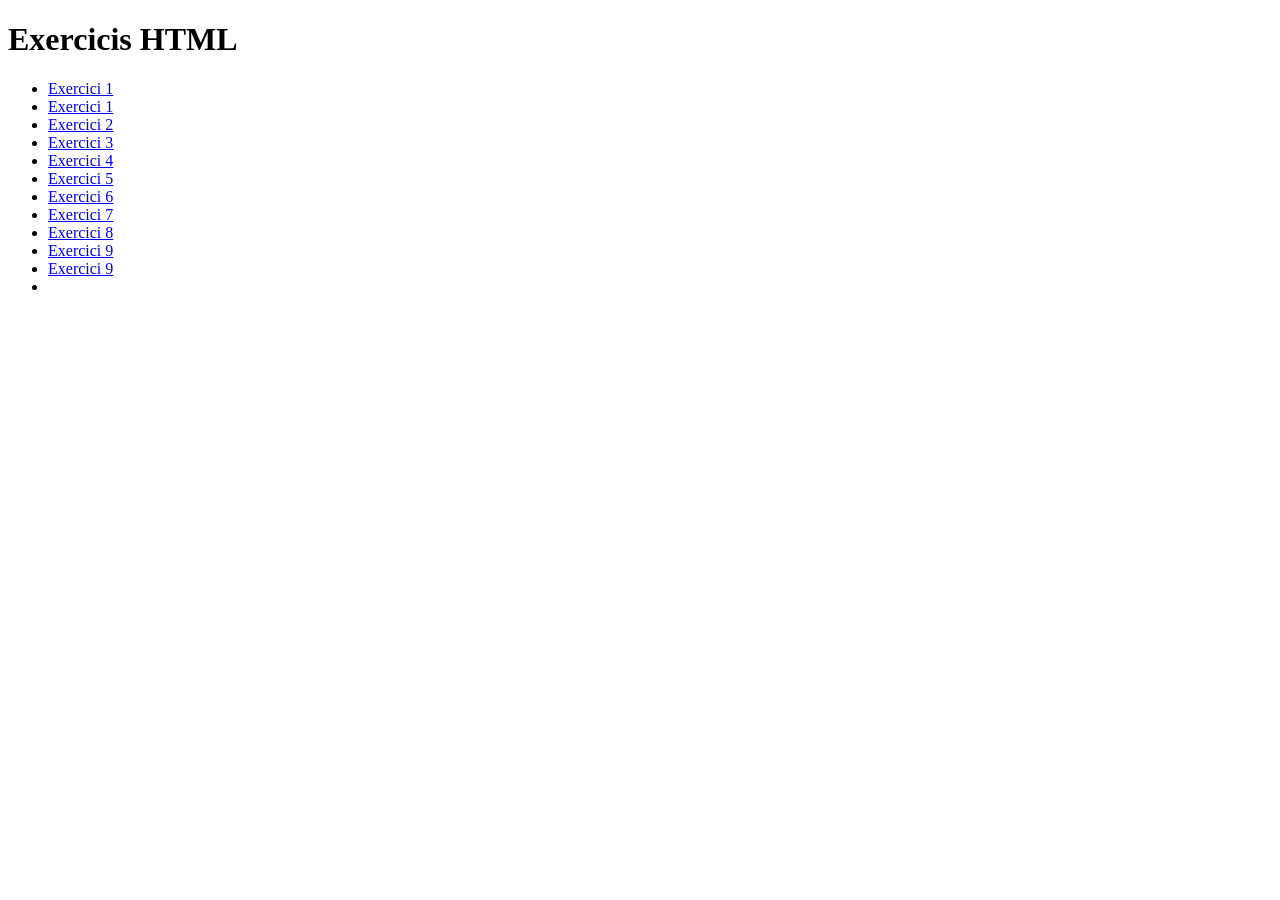
<file: index.html>
<!DOCTYPE html>
<html lang="ca">

<head>
    <meta charset="UTF-8">
    <meta name="viewport" content="width=device-width, initial-scale=1.0">
    <title>Exercicis HTML</title>

    <link rel="stylesheet" href="/css/main.css">
</head>

<body>

    <h1>Exercicis HTML</h1>

    <ul>
        <li><a href="html/horariDAM1.html">Exercici 1</a></li>
        <li><a href="html/exercici1.html">Exercici 1</a></li>
        <li><a href="html/exercici2.html">Exercici 2</a></li>
        <li><a href="html/exercici3.html">Exercici 3</a></li>
        <li><a href="html/exercici4.html">Exercici 4</a></li>
        <li><a href="html/exercici5.html">Exercici 5</a></li>
        <li><a href="html/exercici6.html">Exercici 6</a></li>
        <li><a href="html/exercici7.html">Exercici 7</a></li>
        <li><a href="html/exercici8-index.html">Exercici 8</a></li>
        <li><a href="html/exercici9.html">Exercici 9</a></li>
        <li><a href="html/Exercici10-Exercici-Selectors-CSS.html">Exercici 9</a></li>
        <li><a href="html/Exercici11-exercici-Flexbox.html"></a></li>
    </ul>

</body>

</html>
</file>
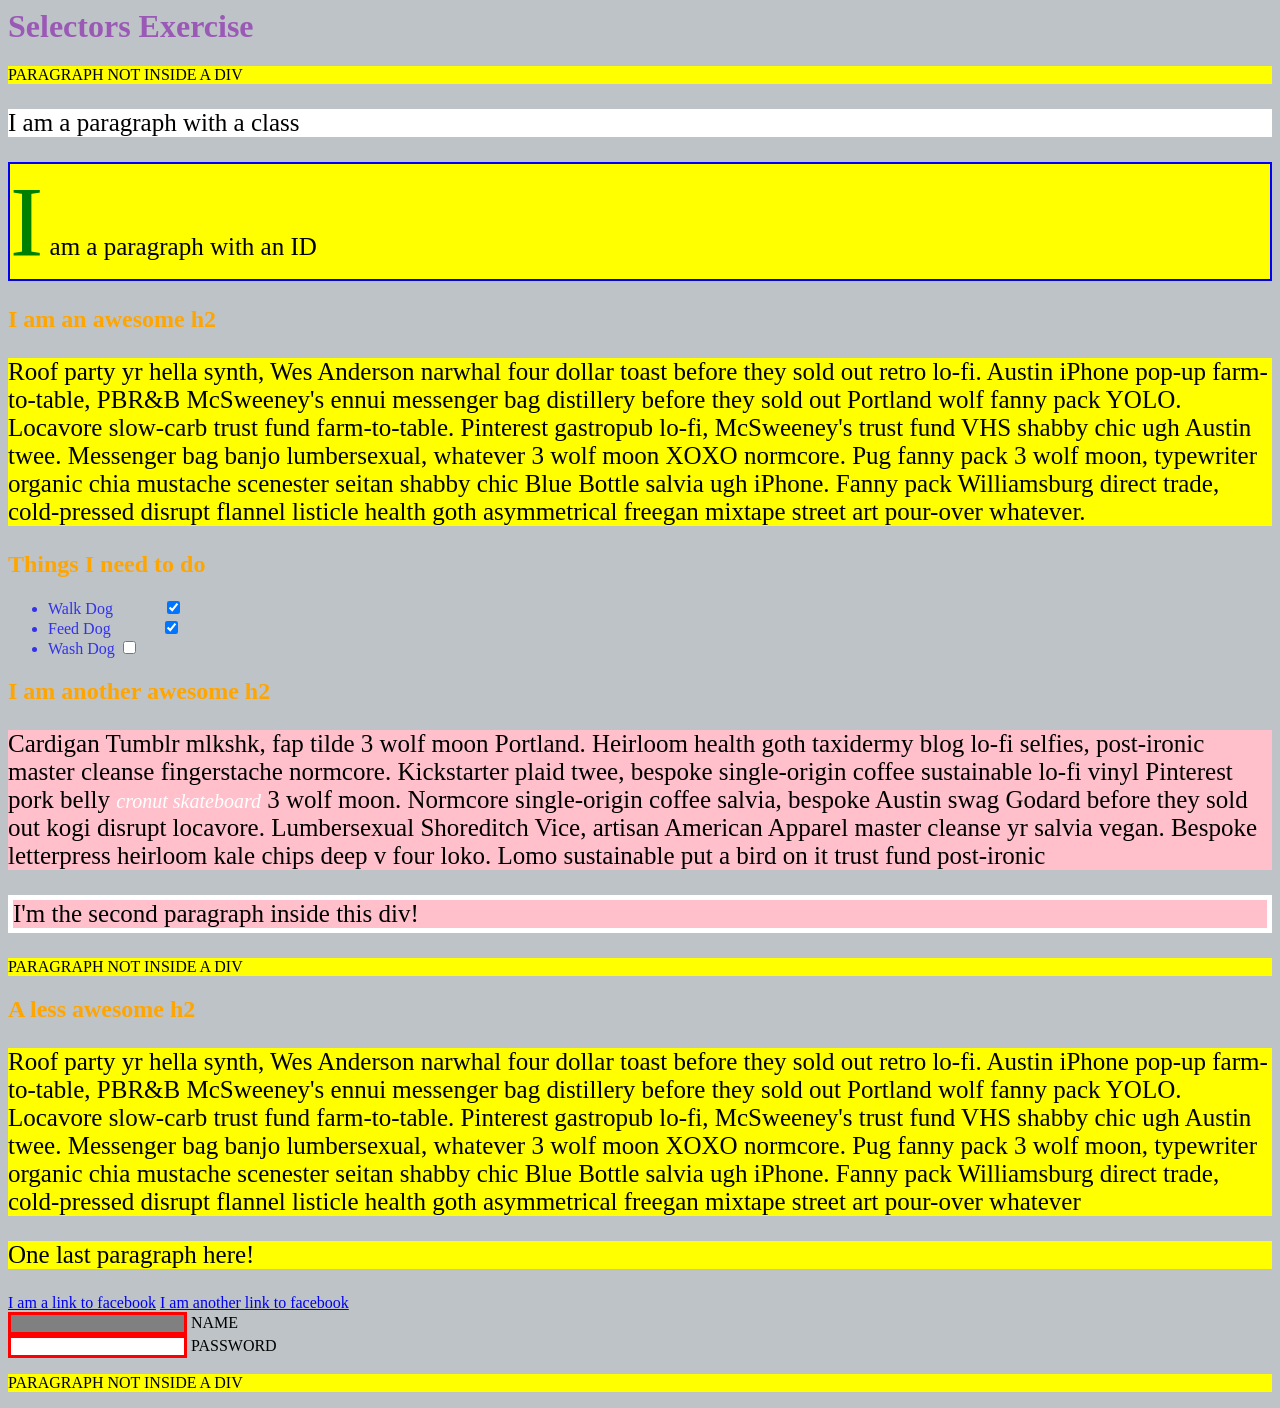
<file: html/Exercici10-Exercici-Selectors-CSS.html>
<html>

<head>
    <meta charset="UTF-8">
    <title>Selectors Exercise</title>
    <link rel="stylesheet" type="text/css" href="/css/Exercici-Selectors-CSS.css">
</head>

<body>
    <h1>Selectors Exercise</h1>

    <p>PARAGRAPH NOT INSIDE A DIV</p>

    <div>
        <p class="hello">I am a paragraph with a class</p>
        <p id="special">I am a paragraph with an ID</p>

        <h2>I am an awesome h2</h2>


        <p>Roof party yr hella synth, Wes Anderson narwhal four dollar toast before they sold out retro lo-fi. Austin
            iPhone pop-up farm-to-table, PBR&B McSweeney's ennui messenger bag distillery before they sold out Portland
            wolf fanny pack YOLO. Locavore slow-carb trust fund farm-to-table. Pinterest gastropub lo-fi, McSweeney's
            trust fund VHS shabby chic ugh Austin twee. Messenger bag banjo lumbersexual, whatever 3 wolf moon XOXO
            normcore. Pug fanny pack 3 wolf moon, typewriter organic chia mustache scenester seitan shabby chic Blue
            Bottle salvia ugh iPhone. Fanny pack Williamsburg direct trade, cold-pressed disrupt flannel listicle health
            goth asymmetrical freegan mixtape street art pour-over whatever.</p>

    </div>

    <div>
        <h2>Things I need to do</h2>

        <ul>
            <li>Walk Dog <input type="checkbox" checked> </li>
            <li>Feed Dog <input type="checkbox" checked> </li>
            <li>Wash Dog <input type="checkbox"></li>
        </ul>
    </div>

    <div>
        <h2>I am another awesome h2</h2>

        <p>Cardigan Tumblr mlkshk, fap tilde 3 wolf moon Portland. Heirloom health goth taxidermy blog lo-fi selfies,
            post-ironic master cleanse fingerstache normcore. Kickstarter plaid twee, bespoke single-origin coffee
            sustainable lo-fi vinyl Pinterest pork belly <em>cronut skateboard</em> 3 wolf moon. Normcore single-origin
            coffee salvia, bespoke Austin swag Godard before they sold out kogi disrupt locavore. Lumbersexual
            Shoreditch Vice, artisan American Apparel master cleanse yr salvia vegan. Bespoke letterpress heirloom kale
            chips deep v four loko. Lomo sustainable put a bird on it trust fund post-ironic</p>

        <p>I'm the second paragraph inside this div!</p>
    </div>

    <p>PARAGRAPH NOT INSIDE A DIV</p>


    <div>
        <h2>A less awesome h2</h2>

        <p>Roof party yr hella synth, Wes Anderson narwhal four dollar toast before they sold out retro lo-fi. Austin
            iPhone pop-up farm-to-table, PBR&B McSweeney's ennui messenger bag distillery before they sold out Portland
            wolf fanny pack YOLO. Locavore slow-carb trust fund farm-to-table. Pinterest gastropub lo-fi, McSweeney's
            trust fund VHS shabby chic ugh Austin twee. Messenger bag banjo lumbersexual, whatever 3 wolf moon XOXO
            normcore. Pug fanny pack 3 wolf moon, typewriter organic chia mustache scenester seitan shabby chic Blue
            Bottle salvia ugh iPhone. Fanny pack Williamsburg direct trade, cold-pressed disrupt flannel listicle health
            goth asymmetrical freegan mixtape street art pour-over whatever</p>

        <p>One last paragraph here!</p>

        <a href="https://www.facebook.com">I am a link to facebook</a>
        <a href="https://www.facebook.com">I am another link to facebook</a>
        <br>

        <input type="text" name="name" /><label> Name</label><br />
        <input type="password" name="password" /><label> Password</label><br />

    </div>

    <p>PARAGRAPH NOT INSIDE A DIV</p>

</body>

</html>
</file>
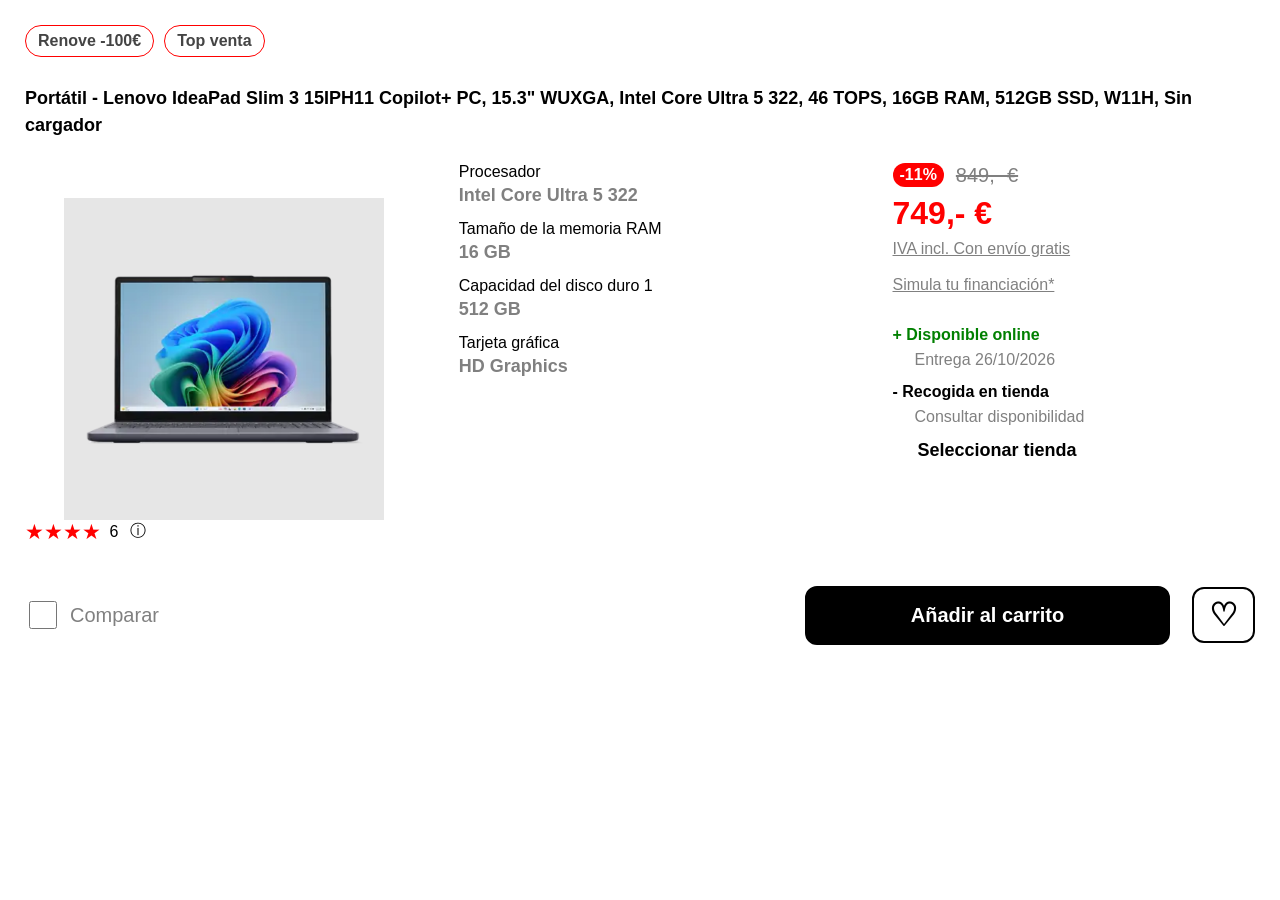
<file: html/Exercici11-exercici-Flexbox.html>
<!DOCTYPE html>
<html lang="es">

<head>
    <meta charset="UTF-8">
    <meta name="viewport" content="width=device-width, initial-scale=1.0">
    <title>Portátil Lenovo</title>
    <link rel="stylesheet" href="/css/Exercici11-exercici-Flexbox.css">
</head>

<body>

    <div class="producto">

        <div class="etiquetas">
            <span>Renove -100€</span>
            <span>Top venta</span>
        </div>

        <h1>
            Portátil - Lenovo IdeaPad Slim 3 15IPH11 Copilot+ PC,
            15.3" WUXGA, Intel Core Ultra 5 322, 46 TOPS,
            16GB RAM, 512GB SSD, W11H, Sin cargador
        </h1>

        <div class="contenido">

            <div class="columna-imagen">
                <img src="/img/portatil.png" alt="Portátil Lenovo">

                <div class="valoracion">
                    <span>★ ★ ★ ★ </span>
                    <span>6</span>
                    <span>ⓘ</span>
                </div>
            </div>

            <div class="caracteristicas">
                <div>
                    <p>Procesador</p>
                    <strong>Intel Core Ultra 5 322</strong>
                </div>

                <div>
                    <p>Tamaño de la memoria RAM</p>
                    <strong>16 GB</strong>
                </div>

                <div>
                    <p>Capacidad del disco duro 1</p>
                    <strong>512 GB</strong>
                </div>

                <div>
                    <p>Tarjeta gráfica</p>
                    <strong>HD Graphics</strong>
                </div>
            </div>

            <div class="precio">

                <div class="descuento">
                    <span>-11%</span>
                    <del>849,- €</del>
                </div>

                <h2>749,- €</h2>

                <p><u>IVA incl. Con envío gratis</u></p>

                <p class="financiacion">
                    <u>Simula tu financiación*</u>
                </p>

                <div class="disponibilidad">
                    <strong class="verde">
                        + Disponible online
                    </strong>

                    <p>Entrega 26/10/2026</p>

                    <strong>
                        - Recogida en tienda
                    </strong>

                    <p>Consultar disponibilidad</p>

                    <strong class="seleccionar">
                        Seleccionar tienda
                    </strong>
                </div>

            </div>
        </div>

        <div class="acciones">

            <label class="comparar">
                <input type="checkbox">
                Comparar
            </label>

            <div class="botones">
                <button class="carrito">
                    Añadir al carrito
                </button>

                <button class="favorito">
                    ♡
                </button>
            </div>

        </div>

    </div>

</body>

</html>
</file>
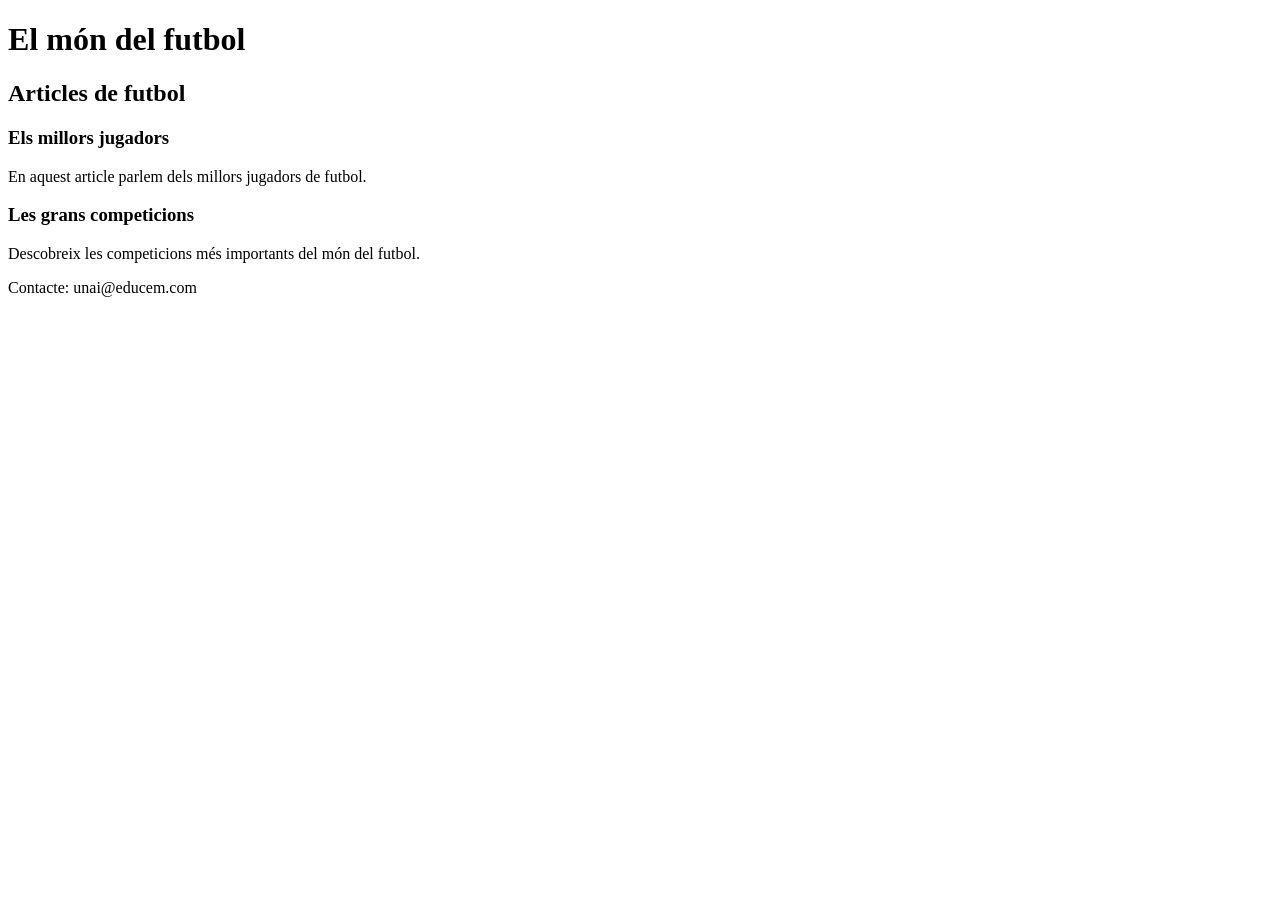
<file: html/exercici2.html>
<!DOCTYPE html>

<html>

<head>
    <meta charset="utf-8">
    <meta http-equiv="X-UA-Compatible" content="IE=edge">
    <title>El món del futbol</title>
    <meta name="description" content="">
    <meta name="viewport" content="width=device-width, initial-scale=1">
    <link rel="stylesheet" href="">
</head>

<body>

    <header>
        <h1>El món del futbol</h1>
    </header>

    <main>
        <section>
            <h2>Articles de futbol</h2>

            <article>
                <h3>Els millors jugadors</h3>
                <p>En aquest article parlem dels millors jugadors de futbol.</p>
            </article>

            <article>
                <h3>Les grans competicions</h3>
                <p>Descobreix les competicions més importants del món del futbol.</p>
            </article>
        </section>
    </main>

    <footer>
        <p>Contacte: unai@educem.com</p>
    </footer>

</body>

</html>
</file>
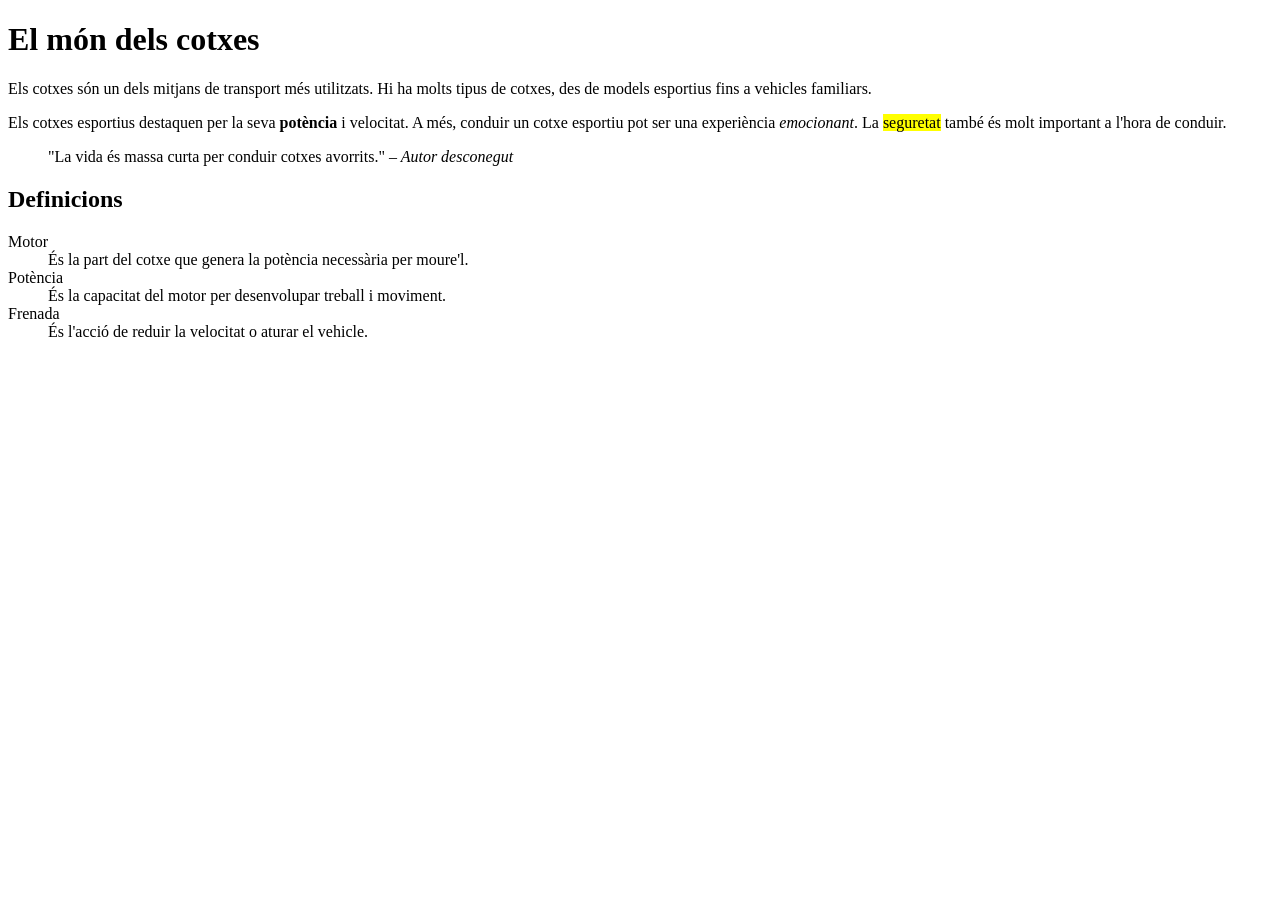
<file: html/exercici3.html>
<!DOCTYPE html>

<html>

<head>
    <meta charset="utf-8">
    <meta http-equiv="X-UA-Compatible" content="IE=edge">
    <title>El món dels cotxes</title>
    <meta name="description" content="">
    <meta name="viewport" content="width=device-width, initial-scale=1">
    <link rel="stylesheet" href="">
</head>

<body>

    <h1>El món dels cotxes</h1>

    <p>
        Els cotxes són un dels mitjans de transport més utilitzats.
        Hi ha molts tipus de cotxes, des de models esportius fins a vehicles familiars.
    </p>

    <p>
        Els cotxes esportius destaquen per la seva <strong>potència</strong> i velocitat.
        A més, conduir un cotxe esportiu pot ser una experiència <em>emocionant</em>.
        La <mark>seguretat</mark> també és molt important a l'hora de conduir.
    </p>

    <blockquote>
        "La vida és massa curta per conduir cotxes avorrits."
        <cite>– Autor desconegut</cite>
    </blockquote>

    <h2>Definicions</h2>

    <dl>
        <dt>Motor</dt>
        <dd>És la part del cotxe que genera la potència necessària per moure'l.</dd>

        <dt>Potència</dt>
        <dd>És la capacitat del motor per desenvolupar treball i moviment.</dd>

        <dt>Frenada</dt>
        <dd>És l'acció de reduir la velocitat o aturar el vehicle.</dd>
    </dl>

</body>

</html>
</file>
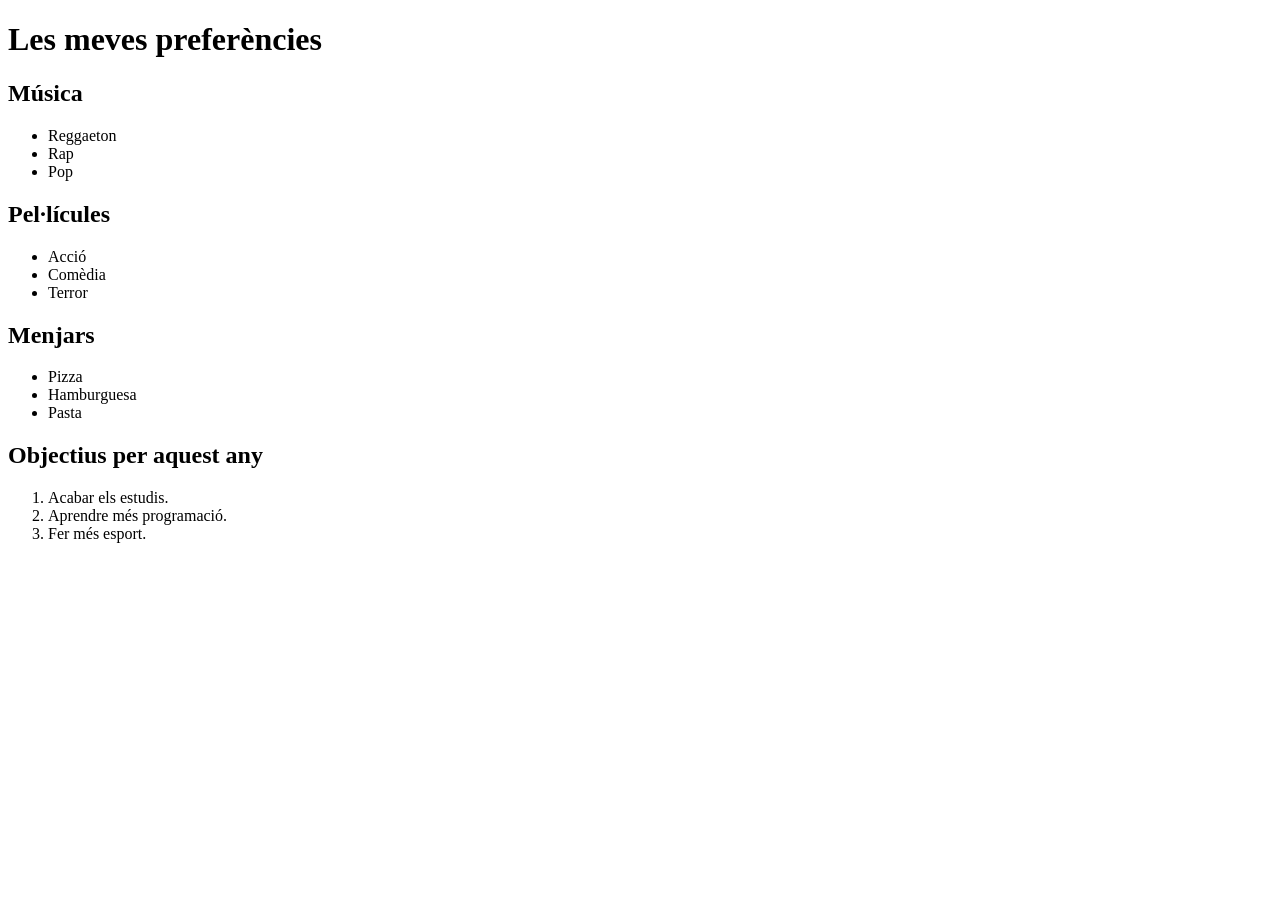
<file: html/exercici4.html>
<!DOCTYPE html>

<html>

<head>
    <meta charset="utf-8">
    <meta http-equiv="X-UA-Compatible" content="IE=edge">
    <title>Les meves preferències</title>
    <meta name="description" content="">
    <meta name="viewport" content="width=device-width, initial-scale=1">
    <link rel="stylesheet" href="">
</head>

<body>

    <h1>Les meves preferències</h1>

    <h2>Música</h2>
    <ul>
        <li>Reggaeton</li>
        <li>Rap</li>
        <li>Pop</li>
    </ul>

    <h2>Pel·lícules</h2>
    <ul>
        <li>Acció</li>
        <li>Comèdia</li>
        <li>Terror</li>
    </ul>

    <h2>Menjars</h2>
    <ul>
        <li>Pizza</li>
        <li>Hamburguesa</li>
        <li>Pasta</li>
    </ul>

    <h2>Objectius per aquest any</h2>
    <ol>
        <li>Acabar els estudis.</li>
        <li>Aprendre més programació.</li>
        <li>Fer més esport.</li>
    </ol>

</body>

</html>
</file>
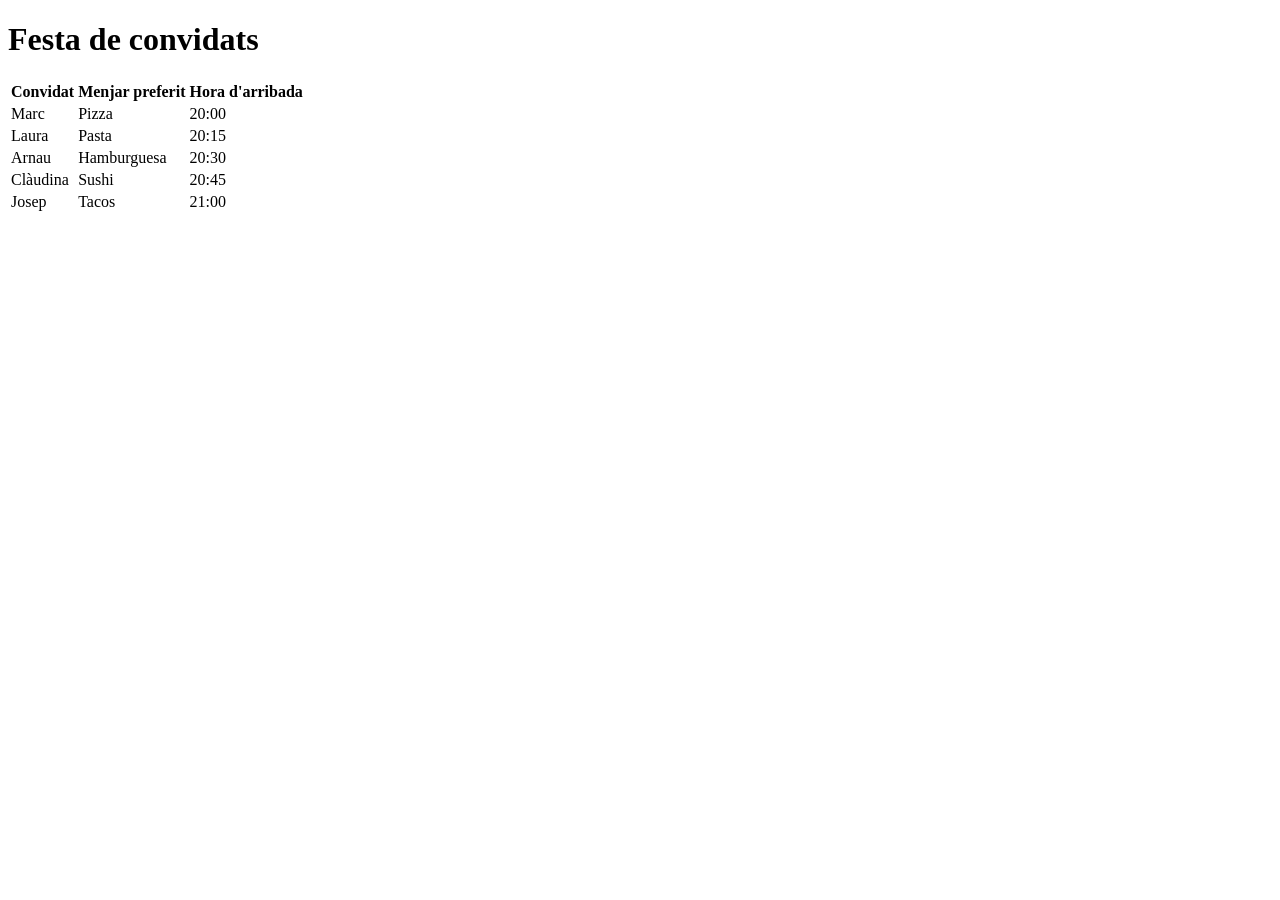
<file: html/exercici5.html>
<!DOCTYPE html>

<html>

<head>
    <meta charset="utf-8">
    <meta http-equiv="X-UA-Compatible" content="IE=edge">
    <title>Festa de convidats</title>
    <meta name="description" content="">
    <meta name="viewport" content="width=device-width, initial-scale=1">
    <link rel="stylesheet" href="">
</head>

<body>

    <h1>Festa de convidats</h1>

    <table>
        <tr>
            <th>Convidat</th>
            <th>Menjar preferit</th>
            <th>Hora d'arribada</th>
        </tr>

        <tr>
            <td>Marc</td>
            <td>Pizza</td>
            <td>20:00</td>
        </tr>

        <tr>
            <td>Laura</td>
            <td>Pasta</td>
            <td>20:15</td>
        </tr>

        <tr>
            <td>Arnau</td>
            <td>Hamburguesa</td>
            <td>20:30</td>
        </tr>

        <tr>
            <td>Clàudina</td>
            <td>Sushi</td>
            <td>20:45</td>
        </tr>

        <tr>
            <td>Josep</td>
            <td>Tacos</td>
            <td>21:00</td>
        </tr>
    </table>

</body>

</html>
</file>
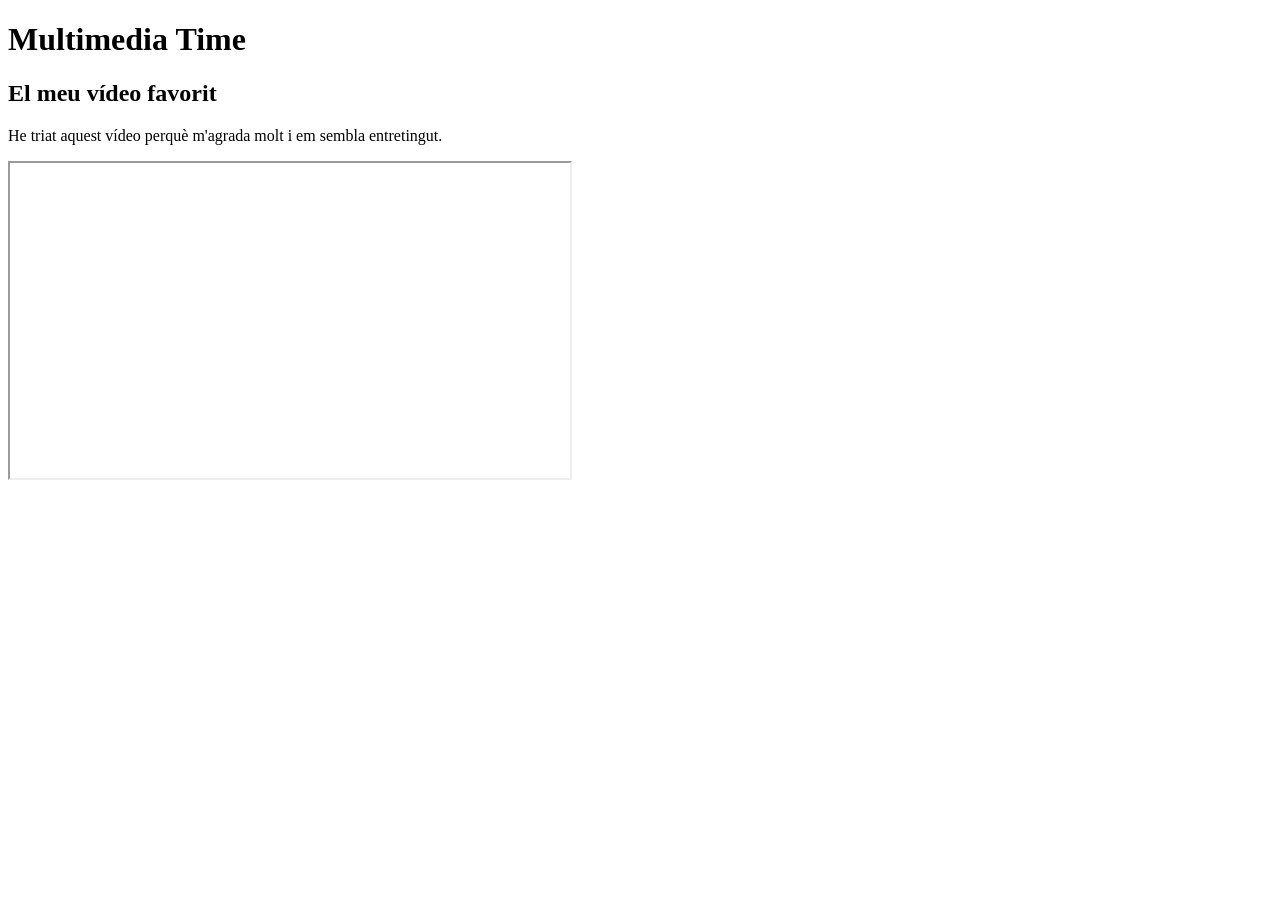
<file: html/exercici6.html>
<!DOCTYPE html>

<html>

<head>
    <meta charset="utf-8">
    <meta http-equiv="X-UA-Compatible" content="IE=edge">
    <title>Multimedia Time</title>
    <meta name="description" content="">
    <meta name="viewport" content="width=device-width, initial-scale=1">
    <link rel="stylesheet" href="">
</head>

<body>

    <h1>Multimedia Time</h1>

    <h2>El meu vídeo favorit</h2>

    <p>He triat aquest vídeo perquè m'agrada molt i em sembla entretingut.</p>

    <iframe width="560" height="315" src="https://www.youtube.com/watch?v=WE9ADJu8Ti4" title="Vídeo" allowfullscreen>
    </iframe>

</body>

</html>
</file>
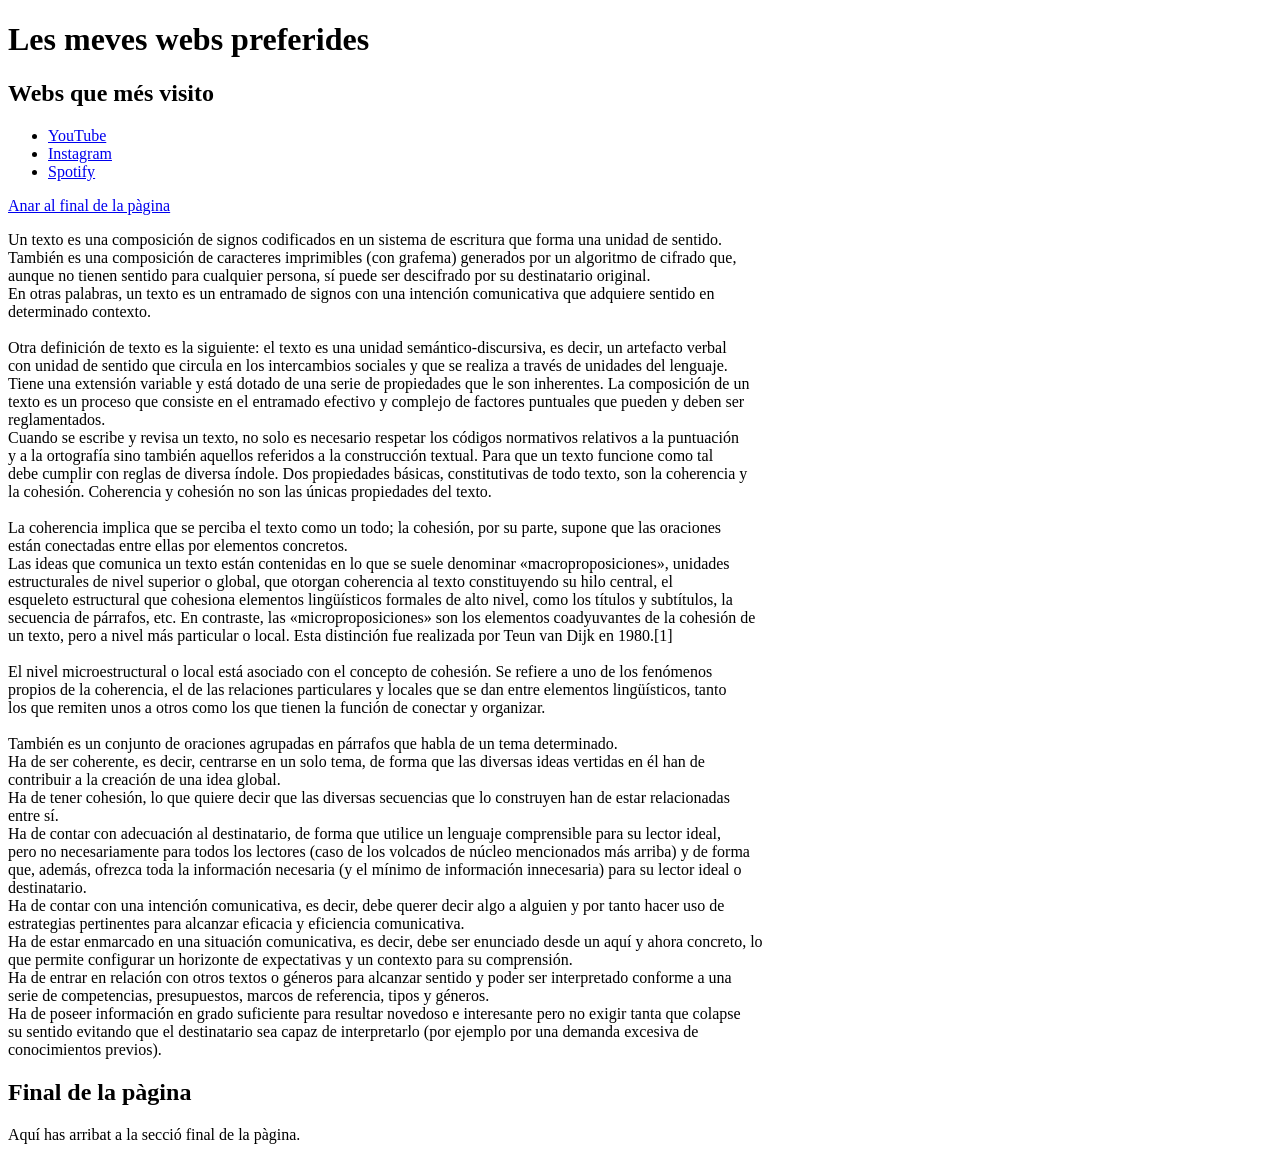
<file: html/exercici7.html>
<!DOCTYPE html>

<html>

<head>
    <meta charset="utf-8">
    <meta http-equiv="X-UA-Compatible" content="IE=edge">
    <title>Les meves webs preferides</title>
    <meta name="description" content="">
    <meta name="viewport" content="width=device-width, initial-scale=1">
    <link rel="stylesheet" href="">
</head>

<body>

    <h1>Les meves webs preferides</h1>

    <h2>Webs que més visito</h2>

    <ul>
        <li><a href="https://www.youtube.com/">YouTube</a></li>
        <li><a href="https://www.instagram.com/">Instagram</a></li>
        <li><a href="https://open.spotify.com/intl-es/">Spotify</a></li>
    </ul>

    <p>
        <a href="#final">Anar al final de la pàgina</a>
    </p>
    Un texto es una composición de signos codificados en un sistema de escritura que forma una unidad de sentido.<br>
    También es una composición de caracteres imprimibles (con grafema) generados por un algoritmo de cifrado que,<br>
    aunque no tienen sentido para cualquier persona, sí puede ser descifrado por su destinatario original.<br>
    En otras palabras, un texto es un entramado de signos con una intención comunicativa que adquiere sentido en<br>
    determinado contexto.<br>
    <br>
    Otra definición de texto es la siguiente: el texto es una unidad semántico-discursiva, es decir, un artefacto
    verbal<br>
    con unidad de sentido que circula en los intercambios sociales y que se realiza a través de unidades del
    lenguaje.<br>
    Tiene una extensión variable y está dotado de una serie de propiedades que le son inherentes. La composición de
    un<br>
    texto es un proceso que consiste en el entramado efectivo y complejo de factores puntuales que pueden y deben
    ser<br>
    reglamentados.<br>

    Cuando se escribe y revisa un texto, no solo es necesario respetar los códigos normativos relativos a la
    puntuación<br>
    y a la ortografía sino también aquellos referidos a la construcción textual. Para que un texto funcione como tal<br>
    debe cumplir con reglas de diversa índole. Dos propiedades básicas, constitutivas de todo texto, son la coherencia
    y<br>
    la cohesión. Coherencia y cohesión no son las únicas propiedades del texto.<br>
    <br>
    La coherencia implica que se perciba el texto como un todo; la cohesión, por su parte, supone que las oraciones<br>
    están conectadas entre ellas por elementos concretos.<br>

    Las ideas que comunica un texto están contenidas en lo que se suele denominar «macroproposiciones», unidades<br>
    estructurales de nivel superior o global, que otorgan coherencia al texto constituyendo su hilo central, el<br>
    esqueleto estructural que cohesiona elementos lingüísticos formales de alto nivel, como los títulos y subtítulos,
    la<br>
    secuencia de párrafos, etc. En contraste, las «microproposiciones» son los elementos coadyuvantes de la cohesión
    de<br>
    un texto, pero a nivel más particular o local. Esta distinción fue realizada por Teun van Dijk en 1980.[1]<br>
    <br>
    El nivel microestructural o local está asociado con el concepto de cohesión. Se refiere a uno de los fenómenos<br>
    propios de la coherencia, el de las relaciones particulares y locales que se dan entre elementos lingüísticos,
    tanto<br>
    los que remiten unos a otros como los que tienen la función de conectar y organizar.<br>
    <br>
    También es un conjunto de oraciones agrupadas en párrafos que habla de un tema determinado.<br>
    Ha de ser coherente, es decir, centrarse en un solo tema, de forma que las diversas ideas vertidas en él han de<br>
    contribuir a la creación de una idea global.<br>
    Ha de tener cohesión, lo que quiere decir que las diversas secuencias que lo construyen han de estar
    relacionadas<br>
    entre sí.<br>
    Ha de contar con adecuación al destinatario, de forma que utilice un lenguaje comprensible para su lector ideal,<br>
    pero no necesariamente para todos los lectores (caso de los volcados de núcleo mencionados más arriba) y de
    forma<br>
    que, además, ofrezca toda la información necesaria (y el mínimo de información innecesaria) para su lector ideal
    o<br>
    destinatario.<br>
    Ha de contar con una intención comunicativa, es decir, debe querer decir algo a alguien y por tanto hacer uso de<br>
    estrategias pertinentes para alcanzar eficacia y eficiencia comunicativa.<br>
    Ha de estar enmarcado en una situación comunicativa, es decir, debe ser enunciado desde un aquí y ahora concreto,
    lo<br>
    que permite configurar un horizonte de expectativas y un contexto para su comprensión.<br>
    Ha de entrar en relación con otros textos o géneros para alcanzar sentido y poder ser interpretado conforme a
    una<br>
    serie de competencias, presupuestos, marcos de referencia, tipos y géneros.<br>
    Ha de poseer información en grado suficiente para resultar novedoso e interesante pero no exigir tanta que
    colapse<br>
    su sentido evitando que el destinatario sea capaz de interpretarlo (por ejemplo por una demanda excesiva de<br>
    conocimientos previos).<br>
    <p>

    </p>


    <h2 id="final">Final de la pàgina</h2>

    <p>Aquí has arribat a la secció final de la pàgina.</p>

</body>

</html>
</file>
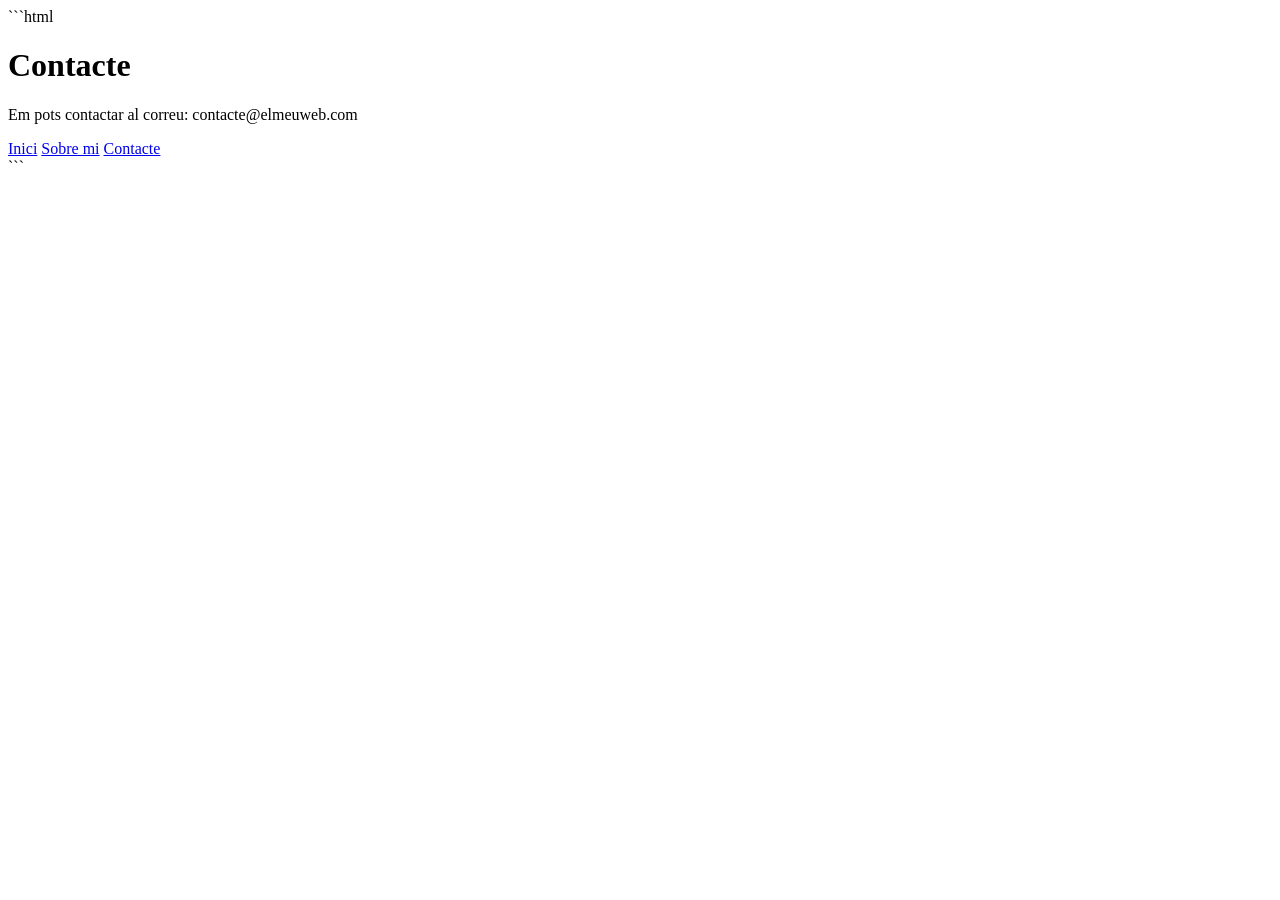
<file: html/exercici8-contacte.html>
```html
<!DOCTYPE html>

<html>

<head>
    <meta charset="utf-8">
    <meta http-equiv="X-UA-Compatible" content="IE=edge">
    <title>Contacte</title>
    <meta name="description" content="">
    <meta name="viewport" content="width=device-width, initial-scale=1">
    <link rel="stylesheet" href="">
</head>

<body>

    <h1>Contacte</h1>

    <p>Em pots contactar al correu: contacte@elmeuweb.com</p>

    <nav>
        <a href="/html/exercici8-index.html">Inici</a>
        <a href="/html/exercici8-sobreMi.html">Sobre mi</a>
        <a href="/html/exercici8-contacte.html">Contacte</a>
    </nav>

</body>

</html>
```
</file>
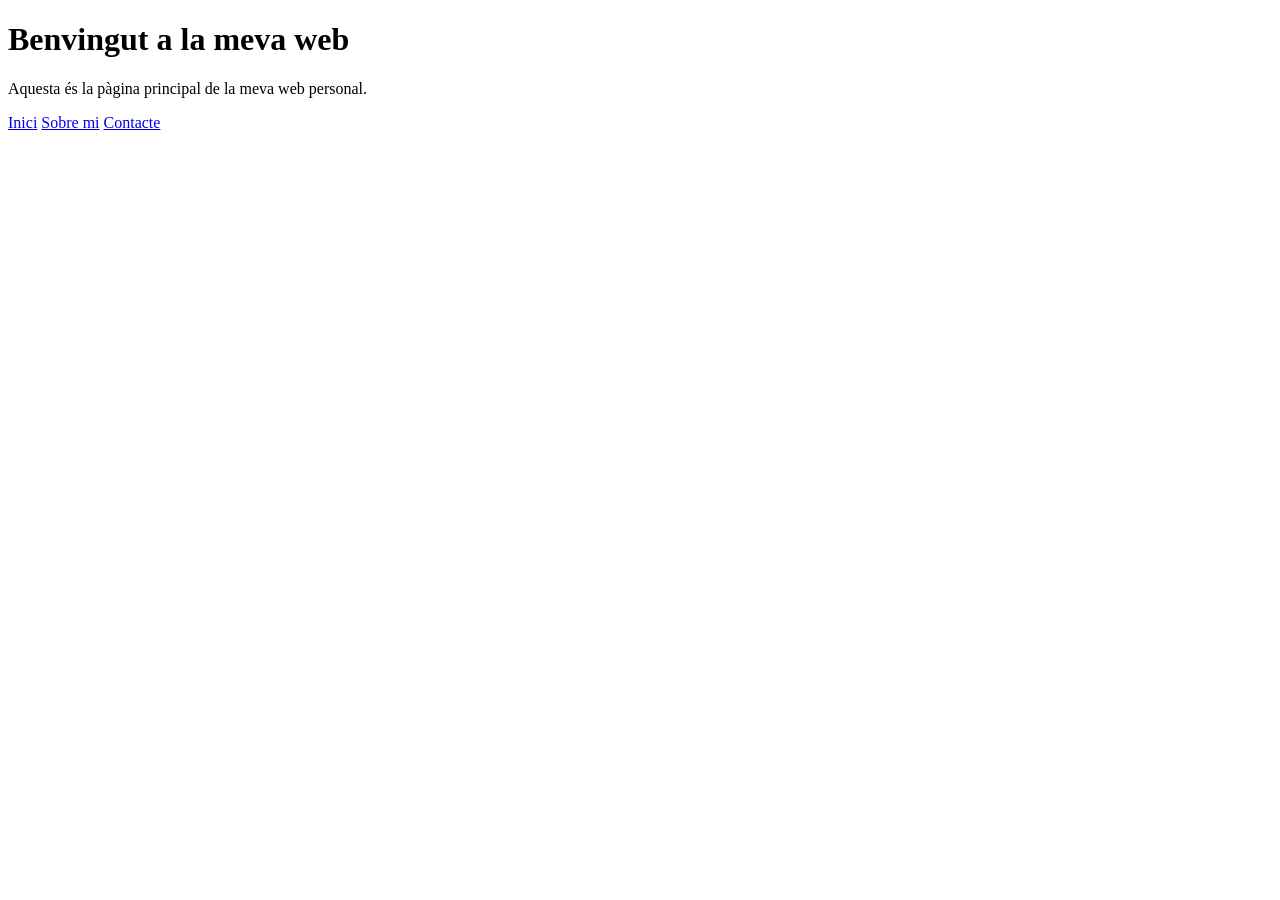
<file: html/exercici8-index.html>
<!DOCTYPE html>

<html>

<head>
    <meta charset="utf-8">
    <meta http-equiv="X-UA-Compatible" content="IE=edge">
    <title>Pàgina principal</title>
    <meta name="description" content="">
    <meta name="viewport" content="width=device-width, initial-scale=1">
    <link rel="stylesheet" href="">
</head>

<body>

    <h1>Benvingut a la meva web</h1>

    <p>Aquesta és la pàgina principal de la meva web personal.</p>

    <nav>
        <a href="/html/exercici8-index.html">Inici</a>
        <a href="/html/exercici8-sobreMi.html">Sobre mi</a>
        <a href="/html/exercici8-contacte.html">Contacte</a>
    </nav>

</body>

</html>
</file>
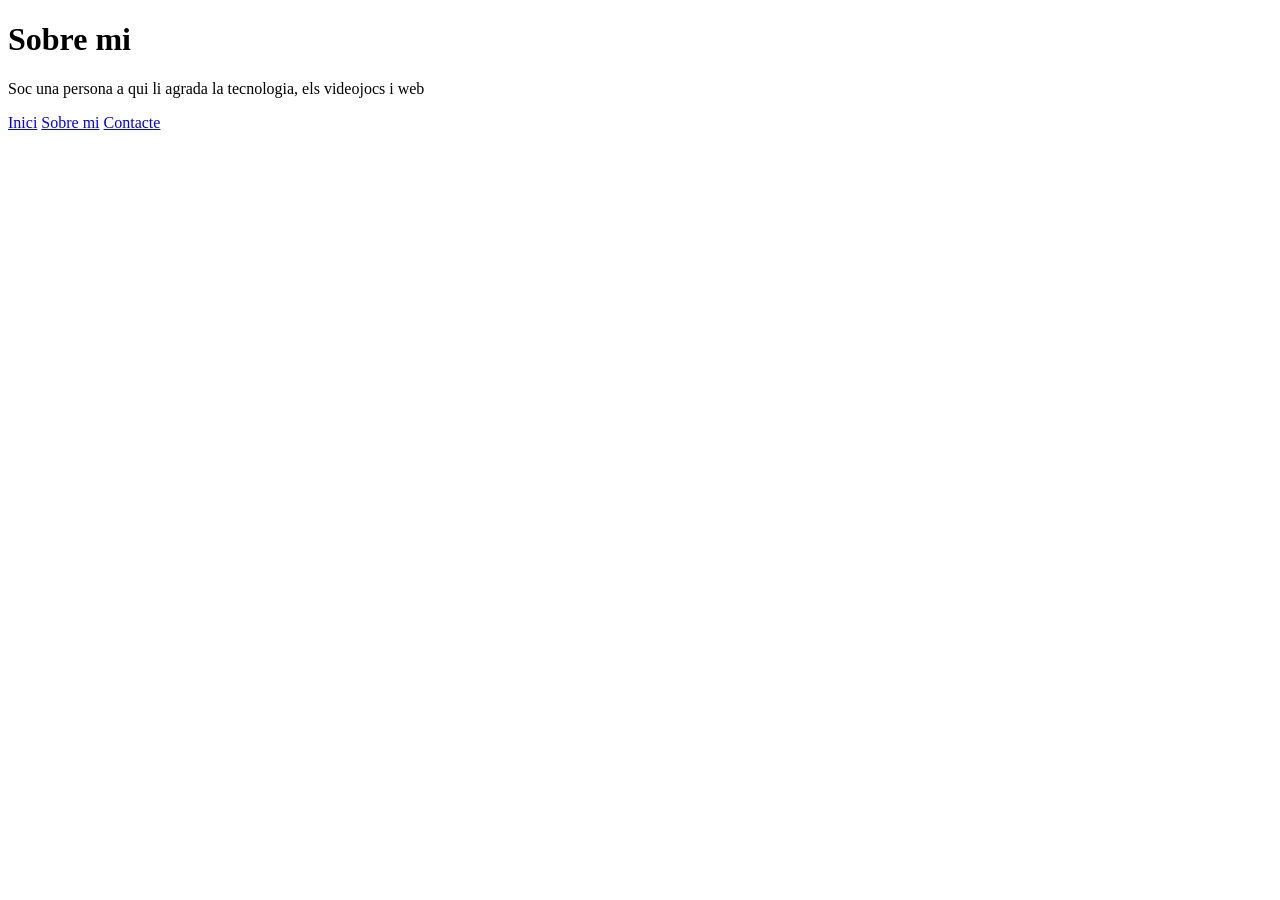
<file: html/exercici8-sobreMi.html>
<!DOCTYPE html>

<html>

<head>
    <meta charset="utf-8">
    <meta http-equiv="X-UA-Compatible" content="IE=edge">
    <title>Sobre mi</title>
    <meta name="description" content="">
    <meta name="viewport" content="width=device-width, initial-scale=1">
    <link rel="stylesheet" href="">
</head>

<body>

    <h1>Sobre mi</h1>

    <p>Soc una persona a qui li agrada la tecnologia, els videojocs i web</p>

    <nav>
        <a href="/html/exercici8-index.html">Inici</a>
        <a href="/html/exercici8-sobreMi.html">Sobre mi</a>
        <a href="/html/exercici8-contacte.html">Contacte</a>
    </nav>

</body>

</html>
</file>
<file: css/main.css>
header, nav, main, aside, footer{}
</file>
<file: css/Exercici-Selectors-CSS.css>
/* Give the <body> element a background of #bdc3c7 */
body {
    background-color: #bdc3c7;
}

/* Make the <h1> element #9b59b6 */
h1 {
    color: #9b59b6;
}

/* Make all <h2> elements orange */
h2 {
    color: orange;
}

/* Make all <li> elements blue(pick your own hexadecimal blue) */
li {
    color: #3232eb;
}

/* Change the background on every paragraph to be yellow */
p {
    background-color: yellow;
}

/* Make all inputs have a 3px red border */
input {
    border: 3px solid red;
}

/* Give everything with the class 'hello' a white background */
.hello {
    background-color: white;
}

/* Give the element with id 'special' a 2px solid blue border(pick your own rgb blue) */
#special {
    border: 2px solid rgb(0, 0, 255);
}

/* Make all the <p>'s that are nested inside of divs 25px font(font-size: 25px) */
div p {
    font-size: 25px;
}

/* Make only inputs with type 'text' have a gray background */
input[type="text"] {
    background-color: gray;
}

/* Give both <p>'s inside the 3rd <div> a pink background */
div:nth-of-type(3) p {
    background-color: pink;
}

/* Give the 2nd <p> inside the 3rd <div> a 5px white border */
div:nth-of-type(3) p:nth-of-type(2) {
    border: 5px solid white;
}

/* Make the <em> in the 3rd <div> element white and 20px font(font-size:20px) */
div:nth-of-type(3) em {
    color: white;
    font-size: 20px;
}

/* BONUS CHALLENGES */

/* Make all "checked" checkboxes have a left margin of 50px(margin-left: 50px) */
input[type="checkbox"]:checked {
    margin-left: 50px;
}

/* Make the <label> elements all UPPERCASE without changing the HTML(definitely look this one up) */
label {
    text-transform: uppercase;
}

/* Make the first letter of the element with id 'special' green and 100px font size(font-size: 100) */
#special::first-letter {
    color: green;
    font-size: 100px;
}

/* Make the <h1> element's color change to blue when hovered over */
h1:hover {
    color: blue;
}

/* Make the <a> element's that have been visited gray */
a:visited {
    color: gray;
}
</file>
<file: css/Exercici11-exercici-Flexbox.css>
* {
    box-sizing: border-box;
}

body {
    margin: 0;
    padding: 25px;
    font-family: Arial, Helvetica, sans-serif;
    color: black;
    background-color: white;
}

.producto {
    width: 100%;
    max-width: 1250px;
    margin: auto;
}

.etiquetas {
    display: flex;
    gap: 10px;
    margin-bottom: 28px;
}

.etiquetas span {
    border: 1px solid red;
    border-radius: 20px;
    padding: 6px 12px;
    font-weight: bold;
    color: #444;
}

h1 {
    font-size: 18px;
    line-height: 1.5;
    margin: 0 0 24px;
}

.contenido {
    display: flex;
    gap: 35px;
    align-items: flex-start;
}

.columna-imagen {
    flex: 1.1;
    min-width: 220px;
    display: flex;
    flex-direction: column;
    min-height: 370px;
}

.columna-imagen img {
    width: 100%;
    max-width: 320px;
    height: auto;
    align-self: center;
    margin-top: 35px;
}

.valoracion {
    display: flex;
    align-items: center;
    gap: 12px;
    margin-top: auto;
}

.valoracion span:first-child {
    color: red;
    font-size: 21px;
    letter-spacing: -3px;
}

.caracteristicas {
    flex: 1.1;
    display: flex;
    flex-direction: column;
    gap: 14px;
}

.caracteristicas p {
    margin: 0 0 4px;
    font-size: 16px;
}

.caracteristicas strong {
    font-size: 18px;
    color: gray;
}

.precio {
    flex: 1;
    min-width: 250px;
}

.descuento {
    display: flex;
    align-items: center;
    gap: 12px;
}

.descuento span {
    color: white;
    background-color: red;
    border-radius: 15px;
    padding: 3px 7px;
    font-weight: bold;
}

.descuento del {
    color: gray;
    font-size: 20px;
}

.precio h2 {
    color: red;
    font-size: 32px;
    margin: 8px 0 4px;
}

.precio p {
    color: gray;
    margin: 8px 0;
}

.financiacion {
    margin-top: 18px !important;
}

.disponibilidad {
    display: flex;
    flex-direction: column;
    align-items: flex-start;
    gap: 7px;
    margin-top: 32px;
}

.disponibilidad p {
    margin: 0 0 7px 22px;
}

.verde {
    color: green;
}

.seleccionar {
    margin-left: 25px;
    font-size: 18px;
    color: black;
}

.acciones {
    display: flex;
    justify-content: space-between;
    align-items: center;
    gap: 20px;
    margin-top: 42px;
}

.comparar {
    display: flex;
    align-items: center;
    gap: 10px;
    font-size: 20px;
    color: gray;
}

.comparar input {
    width: 28px;
    height: 28px;
}

.botones {
    display: flex;
    align-items: center;
    gap: 22px;
}

button {
    cursor: pointer;
    font-size: 20px;
    font-weight: bold;
    padding: 16px 28px;
    border-radius: 12px;
}

.carrito {
    color: white;
    background-color: black;
    border: 2px solid black;
    min-width: 365px;
}

.favorito {
    color: black;
    background-color: white;
    border: 2px solid black;
    font-size: 32px;
    padding: 7px 15px;
}

/* Adaptacion para moviles */
@media (max-width: 800px) {
    body {
        padding: 16px;
    }

    .contenido {
        flex-wrap: wrap;
        gap: 25px;
    }

    .columna-imagen,
    .caracteristicas,
    .precio {
        flex: 1 1 100%;
        min-width: 0;
    }

    .columna-imagen {
        min-height: auto;
    }

    .columna-imagen img {
        margin-top: 10px;
    }

    .valoracion {
        margin-top: 20px;
    }

    .acciones {
        flex-wrap: wrap;
    }

    .botones {
        width: 100%;
        gap: 10px;
    }

    .carrito {
        min-width: 0;
        flex: 1;
        padding: 14px 10px;
        font-size: 16px;
    }
}
</file>
